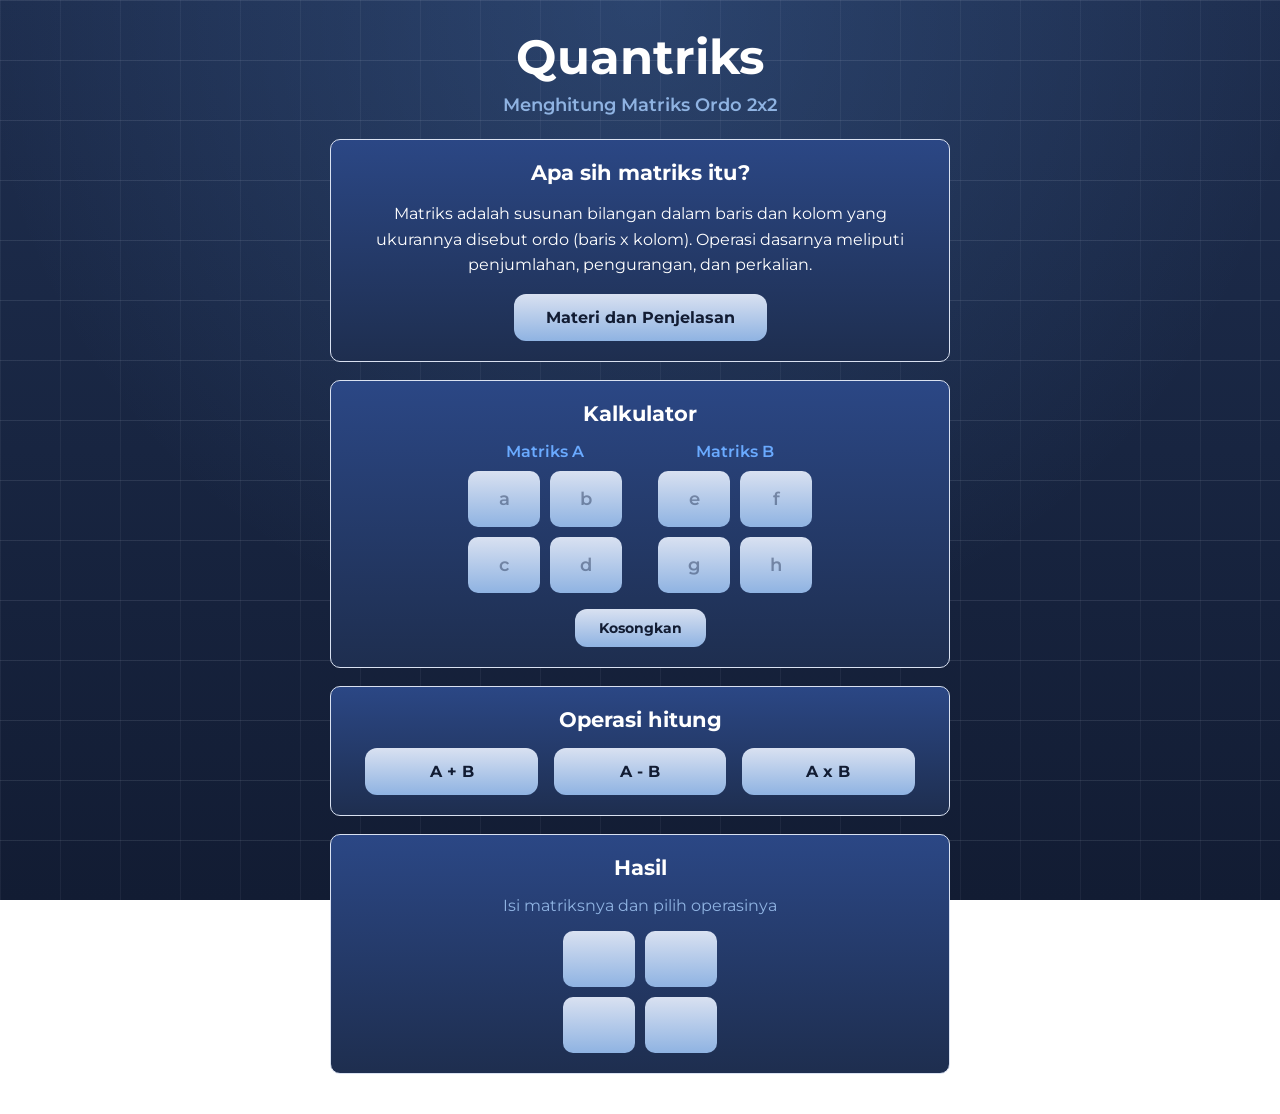
<file: index.html>
<!doctype html>
<html lang="id">
  <head>
    <meta charset="UTF-8" />
    <meta name="viewport" content="width=device-width, initial-scale=1.0" />
    <title>Kalkulator Matriks</title>
    <link rel="stylesheet" href="visual.css" />
    <link
      rel="stylesheet"
      href="https://fonts.googleapis.com/css2?family=Montserrat:wght@400;600;700&display=swap"
    />
  </head>

  <body>
    <header>
      <h1 class="judul">Quantriks</h1>
      <h2 class="subjudul">Menghitung Matriks Ordo 2x2</h2>
    </header>

    <main class="konten">
      <section class="kotak pengantar">
        <h2 class="judul-kotak">Apa sih matriks itu?</h2>
        <p>
          Matriks adalah susunan bilangan dalam baris dan kolom yang ukurannya
          disebut ordo (baris x kolom). Operasi dasarnya meliputi penjumlahan,
          pengurangan, dan perkalian.
        </p>
        <a href="penjelasan.html" class="tombol" id="tombol-explain"
          >Materi dan Penjelasan</a
        >
      </section>

      <section class="kotak kalkulator">
        <h2 class="judul-kotak">Kalkulator</h2>

        <div class="matriks">
          <div class="matriks-item">
            <h3 class="matriks-name">Matriks A</h3>
            <div class="matriks-grid">
              <input id="a" type="number" placeholder="a" />
              <input id="b" type="number" placeholder="b" />
              <input id="c" type="number" placeholder="c" />
              <input id="d" type="number" placeholder="d" />
            </div>
          </div>

          <div class="matriks-item">
            <h3 class="matriks-name">Matriks B</h3>
            <div class="matriks-grid">
              <input id="e" type="number" placeholder="e" />
              <input id="f" type="number" placeholder="f" />
              <input id="g" type="number" placeholder="g" />
              <input id="h" type="number" placeholder="h" />
            </div>
          </div>
        </div>

        <button class="tombol" id="tombol-hapus">Kosongkan</button>
      </section>

      <section class="kotak operasi">
        <h2 class="judul-kotak">Operasi hitung</h2>
        <div class="operasi-tombol">
          <button class="tombol" id="tombol-tambah">A + B</button>
          <button class="tombol" id="tombol-kurang">A - B</button>
          <button class="tombol" id="tombol-kali">A x B</button>
        </div>
      </section>

      <section class="kotak hasil-kotak">
        <h2 class="judul-kotak">Hasil</h2>
        <p id="hasil">Isi matriksnya dan pilih operasinya</p>

        <div class="hasil-grid">
          <div class="sel" id="r1"></div>
          <div class="sel" id="r2"></div>
          <div class="sel" id="r3"></div>
          <div class="sel" id="r4"></div>
        </div>
      </section>
    </main>

    <script src="ngitung.js"></script>
  </body>
</html>
</file>
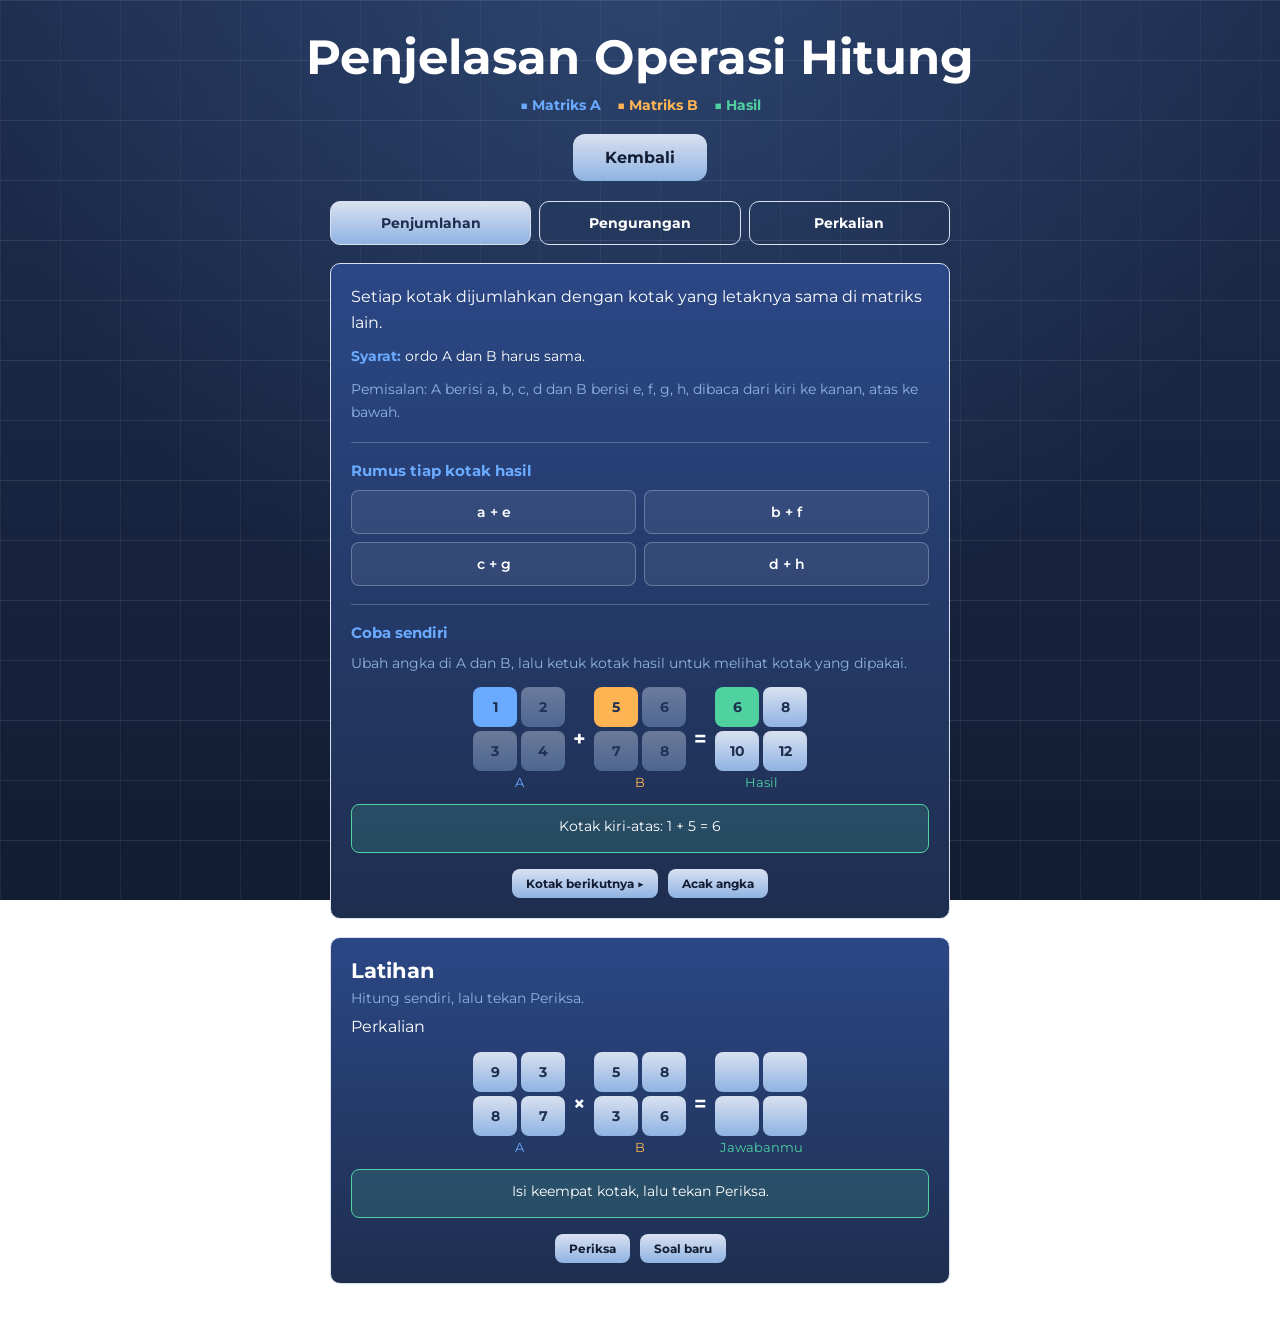
<file: penjelasan.html>
<!doctype html>
<html lang="id">
  <head>
    <meta charset="UTF-8" />
    <meta name="viewport" content="width=device-width, initial-scale=1.0" />
    <title>Kalkulator Matriks</title>
    <link rel="stylesheet" href="visual.css" />
    <link rel="stylesheet" href="penjelasan.css" />
    <link
      rel="stylesheet"
      href="https://fonts.googleapis.com/css2?family=Montserrat:wght@400;600;700&display=swap"
    />
  </head>

  <body>
    <header>
      <h1 class="judul">Penjelasan Operasi Hitung</h1>
      <p class="legenda">
        <span class="l-a">■ Matriks A</span>
        <span class="l-b">■ Matriks B</span>
        <span class="l-c">■ Hasil</span>
      </p>
    </header>

    <div class="btn-back">
      <a href="index.html" class="tombol" id="tombol-back">Kembali</a>
    </div>

    <main class="halaman">
      <div class="tab-bar" role="tablist" aria-label="Pilih operasi">
        <button type="button" class="tab" role="tab" id="tab-tambah"
          aria-controls="panel-tambah" aria-selected="true">Penjumlahan</button>
        <button type="button" class="tab" role="tab" id="tab-kurang"
          aria-controls="panel-kurang" aria-selected="false" tabindex="-1">Pengurangan</button>
        <button type="button" class="tab" role="tab" id="tab-kali"
          aria-controls="panel-kali" aria-selected="false" tabindex="-1">Perkalian</button>
      </div>

      <!-- Penjumlahan -->
      <section class="kotak kartu" id="panel-tambah" role="tabpanel" aria-labelledby="tab-tambah">
        <p class="ide">
          Setiap kotak dijumlahkan dengan kotak yang letaknya sama di matriks
          lain.
        </p>
        <p class="syarat"><b>Syarat:</b> ordo A dan B harus sama.</p>
        <p class="pemisalan">
          Pemisalan: A berisi a, b, c, d dan B berisi e, f, g, h, dibaca dari
          kiri ke kanan, atas ke bawah.
        </p>

        <hr class="garis" />
        <h3 class="sub">Rumus tiap kotak hasil</h3>
        <div class="rumus-grid">
          <div class="sel">a + e</div>
          <div class="sel">b + f</div>
          <div class="sel">c + g</div>
          <div class="sel">d + h</div>
        </div>

        <hr class="garis" />
        <h3 class="sub">Coba sendiri</h3>
        <p class="petunjuk">
          Ubah angka di A dan B, lalu ketuk kotak hasil untuk melihat kotak yang
          dipakai.
        </p>
        <div class="demo" data-op="tambah" data-a="1,2,3,4" data-b="5,6,7,8"></div>
      </section>

      <!-- Pengurangan -->
      <section class="kotak kartu" id="panel-kurang" role="tabpanel" aria-labelledby="tab-kurang" hidden>
        <p class="ide">
          Sama seperti penjumlahan, tetapi isi A dikurangi isi B pada posisi
          yang sama.
        </p>
        <p class="syarat"><b>Syarat:</b> ordo A dan B harus sama.</p>
        <p class="pemisalan">
          Pemisalan: A berisi a, b, c, d dan B berisi e, f, g, h, dibaca dari
          kiri ke kanan, atas ke bawah.
        </p>

        <hr class="garis" />
        <h3 class="sub">Rumus tiap kotak hasil</h3>
        <div class="rumus-grid">
          <div class="sel">a − e</div>
          <div class="sel">b − f</div>
          <div class="sel">c − g</div>
          <div class="sel">d − h</div>
        </div>

        <hr class="garis" />
        <h3 class="sub">Coba sendiri</h3>
        <p class="petunjuk">
          Ubah angka di A dan B, lalu ketuk kotak hasil untuk melihat kotak yang
          dipakai.
        </p>
        <div class="demo" data-op="kurang" data-a="1,2,3,4" data-b="5,6,7,8"></div>
      </section>

      <!-- Perkalian -->
      <section class="kotak kartu" id="panel-kali" role="tabpanel" aria-labelledby="tab-kali" hidden>
        <p class="ide">
          Setiap kotak hasil adalah pertemuan satu baris A dengan satu kolom B.
          Contohnya kotak kiri atas: ambil baris 1 dari A dan kolom 1 dari B,
          kalikan pasangan berurutan, lalu jumlahkan.
        </p>
        <p class="syarat">
          <b>Syarat:</b> jumlah kolom A sama dengan jumlah baris B.
        </p>
        <p class="pemisalan">
          Pemisalan: A berisi a, b, c, d dan B berisi e, f, g, h, dibaca dari
          kiri ke kanan, atas ke bawah.
        </p>

        <hr class="garis" />
        <h3 class="sub">Rumus tiap kotak hasil</h3>
        <div class="rumus-grid">
          <div class="sel">(a × e) + (b × g)</div>
          <div class="sel">(a × f) + (b × h)</div>
          <div class="sel">(c × e) + (d × g)</div>
          <div class="sel">(c × f) + (d × h)</div>
        </div>

        <hr class="garis" />
        <h3 class="sub">Coba sendiri</h3>
        <p class="petunjuk">
          Ubah angka di A dan B, lalu ketuk kotak hasil. Satu baris A dan satu
          kolom B akan menyala.
        </p>
        <div class="demo" data-op="kali" data-a="1,2,3,4" data-b="5,6,7,8"></div>
      </section>

      <section class="kotak kartu latihan">
        <h2 class="judul-kotak">Latihan</h2>
        <p class="petunjuk">Hitung sendiri, lalu tekan Periksa.</p>
        <div id="latihan"></div>
      </section>
    </main>

    <script src="belajar.js"></script>
  </body>
</html>
</file>
<file: visual.css>
:root {
  --bg: #1e2e4f;
  --font-family: "Montserrat", sans-serif;
  --blue2: #2b4785;
  --blue3: #8fb3e2;
  --blue4: #6aaaff;
  --white: #d9e1f1;
  --hijau: #4fd1a0;
  --oranye: #ffb454;
}

* {
  margin: 0;
  padding: 0;
  box-sizing: border-box;
}

body {
  min-height: 100vh;
  color: var(--white);
  font-family: var(--font-family);
  background:
    linear-gradient(rgba(217, 225, 241, 0.104) 1px, transparent 1px) 0 0 / 60px
      60px,
    linear-gradient(90deg, rgba(217, 225, 241, 0.059) 1px, transparent 1px) 0
      0 / 60px 60px,
    radial-gradient(
      circle at 50% 0%,
      rgba(106, 170, 255, 0.18),
      transparent 60%
    ),
    linear-gradient(180deg, var(--bg) 0%, #121c33 100%);
  background-attachment: fixed;
}

/* ===== Judul ===== */
.judul {
  margin-top: 28px;
  text-align: center;
  font-size: clamp(2rem, 8vh, 3rem);
  font-weight: bold;
  color: white;
}

.subjudul {
  margin: 8px 0 24px;
  text-align: center;
  font-size: 1.1rem;
  font-weight: 600;
  color: var(--blue3);
}

a {
  font-size: 1rem;
  font-weight: bold;
  text-decoration: none;
  color: #121c33;
}

.tombol {
  display: inline-block;
  padding: 14px 32px;
  font-family: var(--font-family);
  font-size: 1rem;
  font-weight: bold;
  color: #121c33;
  background: linear-gradient(to top, var(--blue3), var(--white));
  border: none;
  border-radius: 12px;
  cursor: pointer;
  transition: transform 0.2s ease;
}

.tombol:hover {
  transform: scale(1.1);
  cursor: pointer;
  letter-spacing: 0.03em;
}

.tombol:focus-visible {
  outline: 3px solid white;
  outline-offset: 2px;
}

.sel {
  display: flex;
  justify-content: center;
  align-items: center;
  background: linear-gradient(to top, var(--blue3), var(--white));
  color: var(--bg);
  font-weight: bold;
  font-size: 18px;
  border-radius: 10px;
}

.kotak {
  padding: 20px;
  color: white;
  background: linear-gradient(to bottom, var(--blue2), var(--bg));
  border: 1px solid var(--white);
  border-radius: 10px;
}

.judul-kotak {
  font-size: 1.3rem;
}

.konten {
  width: min(95%, 620px);
  margin: 0 auto 40px;
  display: flex;
  flex-direction: column;
  gap: 18px;
}

.kalkulator,
.operasi,
.hasil-kotak,
.pengantar {
  display: flex;
  flex-direction: column;
  align-items: center;
  gap: 16px;
  text-align: center;
}

.pengantar p {
  line-height: 1.6;
}

.matriks {
  display: flex;
  flex-wrap: wrap;
  justify-content: center;
  gap: 16px 36px;
}

.matriks-item {
  display: flex;
  flex-direction: column;
  align-items: center;
  gap: 10px;
}

.matriks-name {
  font-size: 1rem;
  font-weight: 600;
  color: var(--blue4);
}

.matriks-grid {
  display: grid;
  grid-template-columns: repeat(2, 72px);
  grid-auto-rows: 56px;
  gap: 10px;
}

.matriks-grid input {
  width: 100%;
  height: 100%;
  min-width: 0;
  padding: 0;
  border: 0;
  border-radius: 10px;
  text-align: center;
  font-family: var(--font-family);
  font-size: 18px;
  font-weight: bold;
  color: var(--bg);
  background: linear-gradient(to top, var(--blue3), var(--white));
  appearance: textfield;
  -moz-appearance: textfield;
}

.matriks-grid input::-webkit-outer-spin-button,
.matriks-grid input::-webkit-inner-spin-button {
  -webkit-appearance: none;
  margin: 0;
}

.matriks-grid input::placeholder {
  color: rgba(30, 46, 79, 0.45);
  font-weight: 600;
}

.matriks-grid input:focus-visible {
  outline: 3px solid white;
  outline-offset: 2px;
}

#tombol-hapus {
  padding: 10px 24px;
  font-size: 0.9rem;
}

/* ===== Operasi ===== */
.operasi-tombol {
  width: 95%;
  display: grid;
  grid-template-columns: repeat(3, 1fr);
  gap: 16px;
}

.operasi-tombol .tombol {
  padding: 14px 0;
}

/* ===== Hasil ===== */
#hasil {
  color: var(--blue3);
  font-size: 1rem;
}

.hasil-grid {
  display: grid;
  grid-template-columns: repeat(2, 72px);
  grid-auto-rows: 56px;
  gap: 10px;
}

@media (max-width: 480px) {
  .kotak {
    padding: 16px;
  }

  .matriks-grid,
  .hasil-grid {
    grid-template-columns: repeat(2, 64px);
  }
}

@media (prefers-reduced-motion: reduce) {
  .tombol {
    transition: none;
  }
}
</file>
<file: penjelasan.css>
/* penjelasan.css — style khusus penjelasan.html, dimuat setelah visual.css */

.btn-back {
  display: flex;
  justify-content: center;
  align-items: center;
  margin: 20px;
}

/* ===== Susunan halaman: satu kolom, lebar sama seperti index ===== */
.halaman {
  width: min(95%, 620px);
  margin: 0 auto 40px;
  display: flex;
  flex-direction: column;
  gap: 18px;
}

/* ===== Tab ===== */
.tab-bar {
  display: grid;
  grid-template-columns: repeat(3, 1fr);
  gap: 8px;
}

.tab {
  padding: 12px 8px;
  font-family: var(--font-family);
  font-size: 0.9rem;
  font-weight: bold;
  color: white;
  background: transparent;
  border: 1px solid var(--white);
  border-radius: 10px;
  cursor: pointer;
  transition: background-color 0.2s;
}

.tab:hover {
  background: rgba(217, 225, 241, 0.12);
}

.tab[aria-selected="true"] {
  color: var(--bg);
  background: linear-gradient(to top, var(--blue3), var(--white));
}

.tab:focus-visible {
  outline: 3px solid white;
  outline-offset: 2px;
}

/* ===== Kartu (gaya sama seperti index) ===== */
.kotak {
  font-family: var(--font-family);
  font-size: 1rem;
  padding: 20px;
  color: white;
  background: linear-gradient(to bottom, var(--blue2), var(--bg));
  border: 1px solid var(--white);
  border-radius: 10px;
}

.kartu {
  text-align: left;
}

.kartu[hidden] {
  display: none;
}

.kartu p {
  font-weight: normal;
  line-height: 1.6;
}

.kartu b {
  color: var(--blue4);
}

.judul-kotak {
  font-size: 1.3rem;
  margin-bottom: 4px;
}

.sub {
  margin-bottom: 10px;
  font-size: 0.95rem;
  font-weight: bold;
  color: var(--blue4);
}

.garis {
  margin: 18px 0;
  border: 0;
  border-top: 1px solid rgba(217, 225, 241, 0.25);
}

.syarat,
.pemisalan {
  margin-top: 10px;
  font-size: 0.9rem;
}

.pemisalan,
.petunjuk {
  color: var(--blue3);
}

.petunjuk {
  margin-bottom: 4px;
  font-size: 0.9rem;
}

/* ===== Rumus berbentuk matriks 2x2 ===== */
.rumus-grid {
  display: grid;
  grid-template-columns: repeat(2, 1fr);
  gap: 8px;
}

.rumus-grid .sel {
  padding: 12px 8px;
  text-align: center;
  font-size: 0.9rem;
  font-weight: 600;
  color: white;
  background: rgba(217, 225, 241, 0.08);
  border: 1px solid rgba(217, 225, 241, 0.3);
  border-radius: 8px;
}

/* ===== Matriks mini ===== */
.contoh-matriks {
  display: flex;
  flex-wrap: wrap;
  justify-content: center;
  align-items: center;
  gap: 8px;
  margin-top: 12px;
}

.item-matriks {
  display: flex;
  flex-direction: column;
  align-items: center;
  gap: 4px;
  font-size: 0.8rem;
}

.mini-grid {
  display: grid;
  grid-template-columns: repeat(2, 44px);
  grid-auto-rows: 40px;
  gap: 4px;
}

.mini-grid .sel {
  font-size: 0.9rem;
  border-radius: 8px;
}

.mini-grid input.sel {
  width: 100%;
  min-width: 0;
  padding: 0;
  border: 0;
  text-align: center;
  font-family: var(--font-family);
  font-weight: bold;
}

.operator {
  font-size: 1.3rem;
  font-weight: bold;
}

/* ===== Demo interaktif ===== */

/* Kode warna: biru = A, oranye = B, hijau = hasil */
.item-a span {
  color: var(--blue4);
}
.item-b span {
  color: var(--oranye);
}
.item-c span {
  color: var(--hijau);
}

.demo .sel {
  opacity: 0.4;
  transition:
    background-color 0.15s,
    opacity 0.15s;
}

.demo .warna-c .sel {
  opacity: 1;
}

.demo .warna-a .sel.nyala {
  background: var(--blue4);
  opacity: 1;
}

.demo .warna-b .sel.nyala {
  background: var(--oranye);
  opacity: 1;
}

.demo .warna-c .sel.pilih {
  background: var(--hijau);
}

.demo button.sel {
  border: 0;
  cursor: pointer;
  font-family: var(--font-family);
}

.sel:focus-visible,
.mini-grid input.sel:focus-visible {
  outline: 3px solid white;
  outline-offset: 2px;
}

.rumus {
  min-height: 3.4em;
  margin-top: 14px;
  padding: 10px 12px;
  text-align: center;
  border: 1px solid var(--hijau);
  border-radius: 8px;
  background: rgba(79, 209, 160, 0.16);
  font-size: 0.9rem;
  font-weight: 600;
}

.aksi {
  display: flex;
  flex-wrap: wrap;
  justify-content: center;
  gap: 10px;
  margin-top: 16px;
}

.langkah-btn {
  padding: 7px 14px;
  font-family: var(--font-family);
  font-size: 0.75rem;
  font-weight: bold;
  border-radius: 8px;
}

.langkah-btn:hover {
  transform: scale(1.1);
  letter-spacing: normal;
}

.legenda {
  display: flex;
  flex-wrap: wrap;
  justify-content: center;
  gap: 16px;
  margin: 10px 20px 0;
  font-size: 0.9rem;
  font-weight: bold;
}

.l-a {
  color: var(--blue4);
}
.l-b {
  color: var(--oranye);
}
.l-c {
  color: var(--hijau);
}

@media (max-width: 480px) {
  .aksi {
    grid-template-columns: 1fr;
  }
}
</file>
